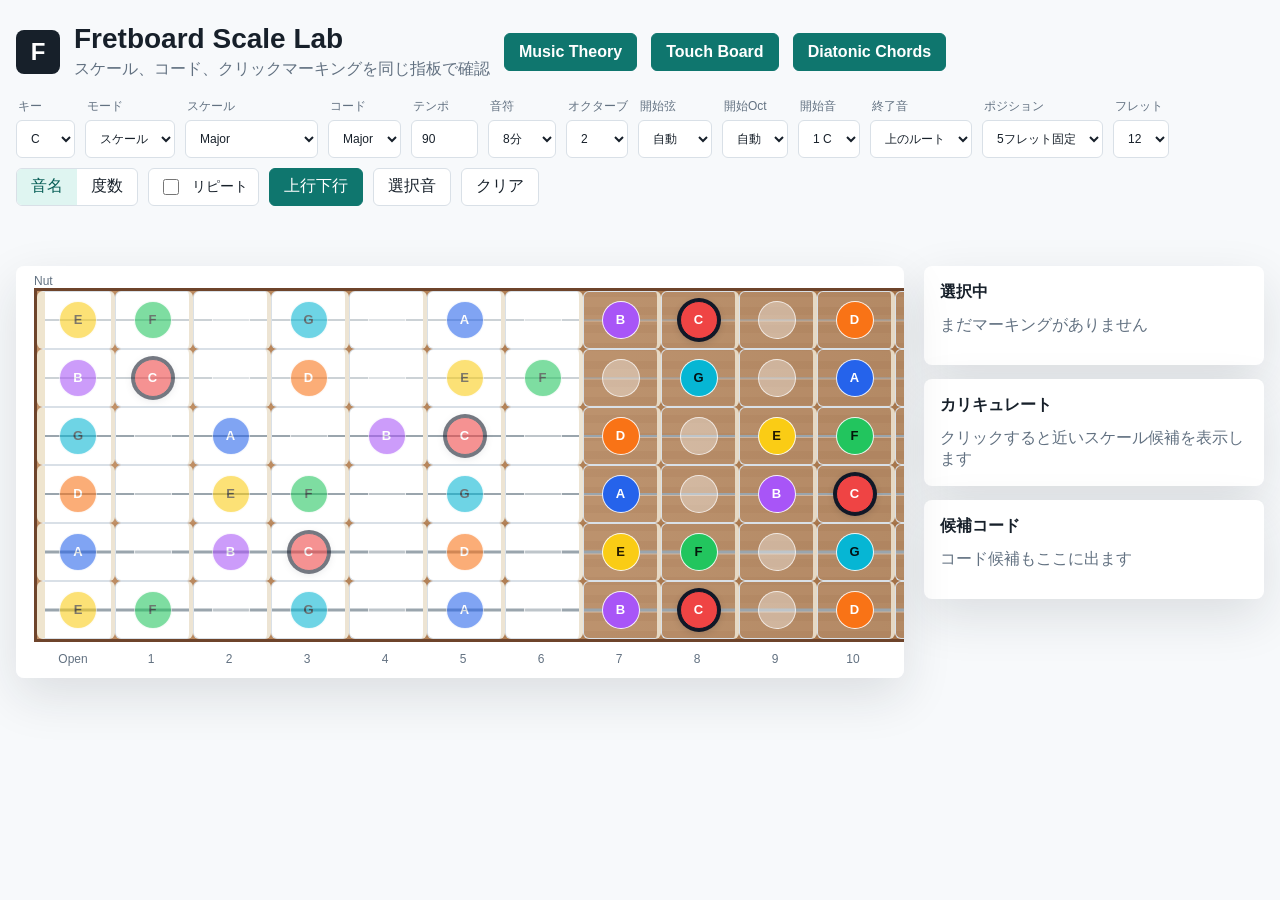
<file: index.html>
<!doctype html>
<html lang="ja">
  <head>
    <meta charset="utf-8" />
    <meta name="viewport" content="width=device-width, initial-scale=1" />
    <title>Fretboard Scale Lab</title>
    <link rel="stylesheet" href="./styles.css" />
  </head>
  <body>
    <main class="app-shell">
      <section class="topbar" aria-label="Controls">
        <div class="brand">
          <span class="brand-mark">F</span>
          <div>
            <h1>Fretboard Scale Lab</h1>
            <p>スケール、コード、クリックマーキングを同じ指板で確認</p>
          </div>
          <a class="nav-button" href="./theory.html">Music Theory</a>
          <a class="nav-button" href="./touchboard.html">Touch Board</a>
          <a class="nav-button" href="./diatonic.html">Diatonic Chords</a>
        </div>

        <div class="controls">
          <label>
            <span>キー</span>
            <select id="keySelect"></select>
          </label>

          <label>
            <span>モード</span>
            <select id="modeSelect">
              <option value="scale">スケール</option>
              <option value="chord">コード</option>
            </select>
          </label>

          <label id="scaleControl">
            <span>スケール</span>
            <select id="scaleSelect"></select>
          </label>

          <label id="chordControl" hidden>
            <span>コード</span>
            <select id="chordSelect"></select>
          </label>

          <label>
            <span>テンポ</span>
            <input id="tempoInput" type="number" min="40" max="220" step="1" value="90" />
          </label>

          <label>
            <span>音符</span>
            <select id="noteValueSelect">
              <option value="1">4分</option>
              <option value="0.5" selected>8分</option>
              <option value="0.333333">3連</option>
              <option value="0.25">16分</option>
            </select>
          </label>

          <label>
            <span>オクターブ</span>
            <select id="octaveSelect">
              <option value="1">1</option>
              <option value="2" selected>2</option>
              <option value="3">3</option>
              <option value="4">4</option>
            </select>
          </label>

          <label>
            <span>開始弦</span>
            <select id="startStringSelect">
              <option value="auto" selected>自動</option>
              <option value="5">6弦 E</option>
              <option value="4">5弦 A</option>
              <option value="3">4弦 D</option>
              <option value="2">3弦 G</option>
              <option value="1">2弦 B</option>
              <option value="0">1弦 E</option>
            </select>
          </label>

          <label>
            <span>開始Oct</span>
            <select id="startOctaveSelect">
              <option value="auto" selected>自動</option>
              <option value="2">2</option>
              <option value="3">3</option>
              <option value="4">4</option>
              <option value="5">5</option>
            </select>
          </label>

          <label>
            <span>開始音</span>
            <select id="startToneSelect"></select>
          </label>

          <label>
            <span>終了音</span>
            <select id="stopToneSelect"></select>
          </label>

          <label>
            <span>ポジション</span>
            <select id="positionModeSelect">
              <option value="box5" selected>5フレット固定</option>
              <option value="box4">4フレット固定</option>
              <option value="free">自由</option>
            </select>
          </label>

          <label>
            <span>フレット</span>
            <select id="fretCountSelect">
              <option value="12" selected>12</option>
              <option value="24">24</option>
            </select>
          </label>

          <div class="segmented" aria-label="Display type">
            <button id="displayNotes" class="active" type="button">音名</button>
            <button id="displayDegrees" type="button">度数</button>
          </div>

          <label class="check-control">
            <input id="repeatToggle" type="checkbox" />
            <span>リピート</span>
          </label>

          <button id="playUpDown" class="primary" type="button">上行下行</button>
          <button id="playMarked" type="button">選択音</button>
          <button id="clearMarks" type="button">クリア</button>
        </div>
        <div id="practiceStatus" class="practice-status" role="status"></div>
      </section>

      <section class="workbench">
        <div class="fretboard-wrap">
          <div class="nut-label">Nut</div>
          <div id="fretboard" class="fretboard" aria-label="Guitar fretboard"></div>
          <div id="fretNumbers" class="fret-numbers"></div>
        </div>

        <aside class="panel">
          <div class="panel-section">
            <h2>選択中</h2>
            <div id="selectedSummary" class="summary empty">まだマーキングがありません</div>
          </div>

          <div class="panel-section">
            <h2>カリキュレート</h2>
            <div id="analysisResults" class="result-list"></div>
          </div>

          <div class="panel-section">
            <h2>候補コード</h2>
            <div id="chordResults" class="result-list compact"></div>
          </div>
        </aside>
      </section>
    </main>

    <script src="./app.js"></script>
  </body>
</html>
</file>
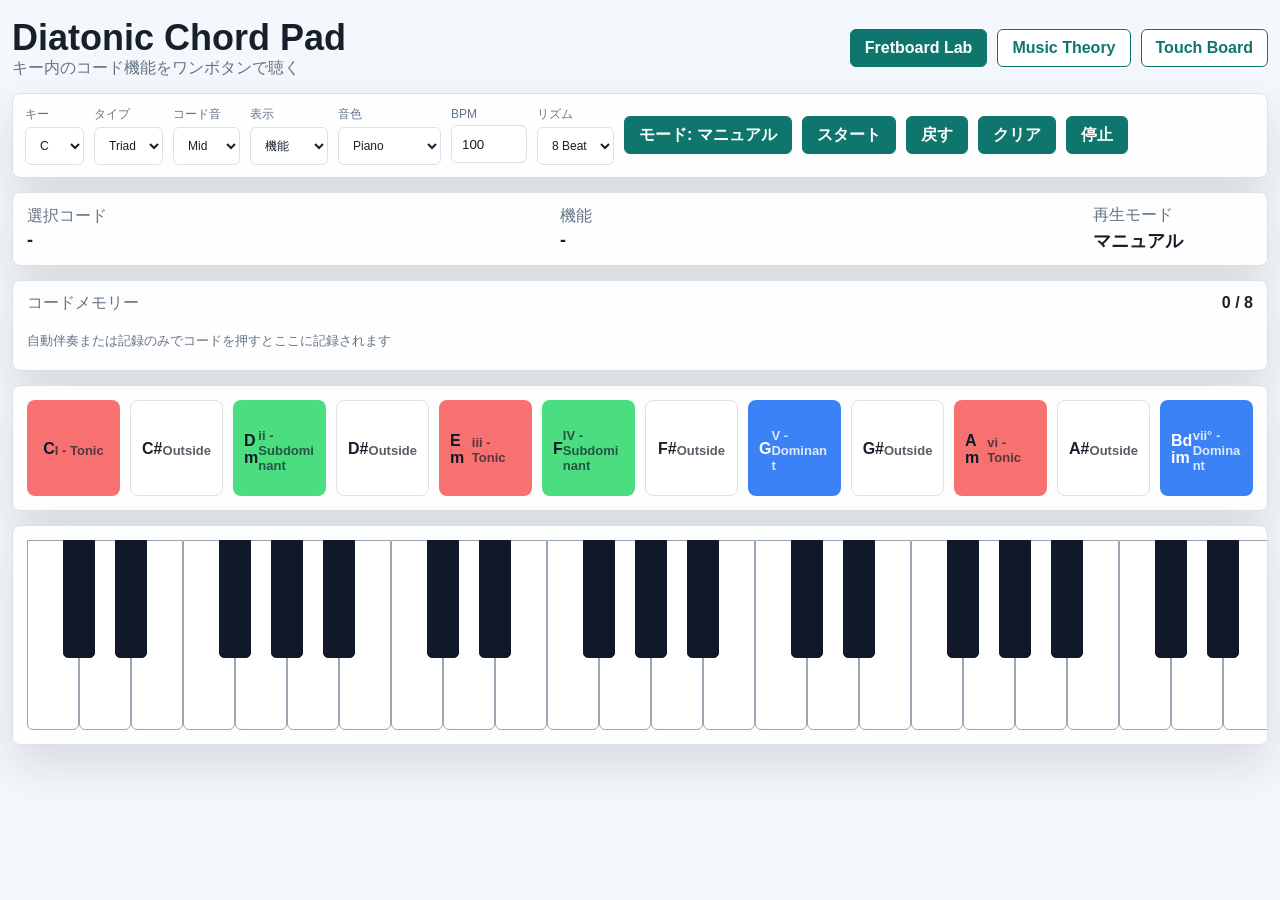
<file: diatonic.html>
<!doctype html>
<html lang="ja">
  <head>
    <meta charset="utf-8" />
    <meta name="viewport" content="width=device-width, initial-scale=1" />
    <title>Diatonic Chord Pad</title>
    <link rel="stylesheet" href="./diatonic.css" />
  </head>
  <body>
    <main class="diatonic-app">
      <header class="app-header">
        <div>
          <h1>Diatonic Chord Pad</h1>
          <p>キー内のコード機能をワンボタンで聴く</p>
        </div>
        <nav class="nav-links" aria-label="pages">
          <a href="./index.html">Fretboard Lab</a>
          <a href="./theory.html">Music Theory</a>
          <a href="./touchboard.html">Touch Board</a>
        </nav>
      </header>

      <section class="control-bar" aria-label="controls">
        <label>
          <span>キー</span>
          <select id="keySelect"></select>
        </label>
        <label>
          <span>タイプ</span>
          <select id="chordTypeSelect">
            <option value="triad" selected>Triad</option>
            <option value="seventh">7th</option>
          </select>
        </label>
        <label>
          <span>コード音</span>
          <select id="octaveSelect">
            <option value="low">Lo</option>
            <option value="mid" selected>Mid</option>
            <option value="high">High</option>
          </select>
        </label>
        <label>
          <span>表示</span>
          <select id="viewSelect">
            <option value="plain">無地</option>
            <option value="quality">コード</option>
            <option value="function" selected>機能</option>
          </select>
        </label>
        <label>
          <span>音色</span>
          <select id="instrumentSelect">
            <option value="piano" selected>Piano</option>
            <option value="guitar">Guitar</option>
            <option value="strings">Strings</option>
            <option value="organ">Organ</option>
            <option value="lead">Lead Synth</option>
          </select>
        </label>
        <label>
          <span>BPM</span>
          <input id="bpmInput" type="number" min="40" max="240" step="1" value="100" />
        </label>
        <label>
          <span>リズム</span>
          <select id="rhythmSelect">
            <option value="4">4 Beat</option>
            <option value="8" selected>8 Beat</option>
            <option value="whole">Whole</option>
            <option value="drone">Drone</option>
          </select>
        </label>
        <button id="autoButton" type="button">モード: マニュアル</button>
        <button id="startButton" type="button">スタート</button>
        <button id="undoMemoryButton" type="button">戻す</button>
        <button id="clearMemoryButton" type="button">クリア</button>
        <button id="stopButton" type="button">停止</button>
      </section>

      <section class="status-panel">
        <div>
          <span>選択コード</span>
          <strong id="currentChord">-</strong>
        </div>
        <div>
          <span>機能</span>
          <strong id="currentFunction">-</strong>
        </div>
        <div>
          <span>再生モード</span>
          <strong id="playMode">リアルタイム</strong>
        </div>
      </section>

      <section class="memory-panel" aria-label="chord memory">
        <div class="memory-heading">
          <span>コードメモリー</span>
          <strong id="memoryCount">0 / 8</strong>
        </div>
        <div id="memoryList" class="memory-list"></div>
      </section>

      <section class="pad-section" aria-label="chord pads">
        <div id="chordPads" class="chord-pads"></div>
      </section>

      <section class="keyboard-section" aria-label="keyboard">
        <div id="keyboard" class="keyboard"></div>
      </section>
    </main>

    <script src="./diatonic.js"></script>
  </body>
</html>
</file>
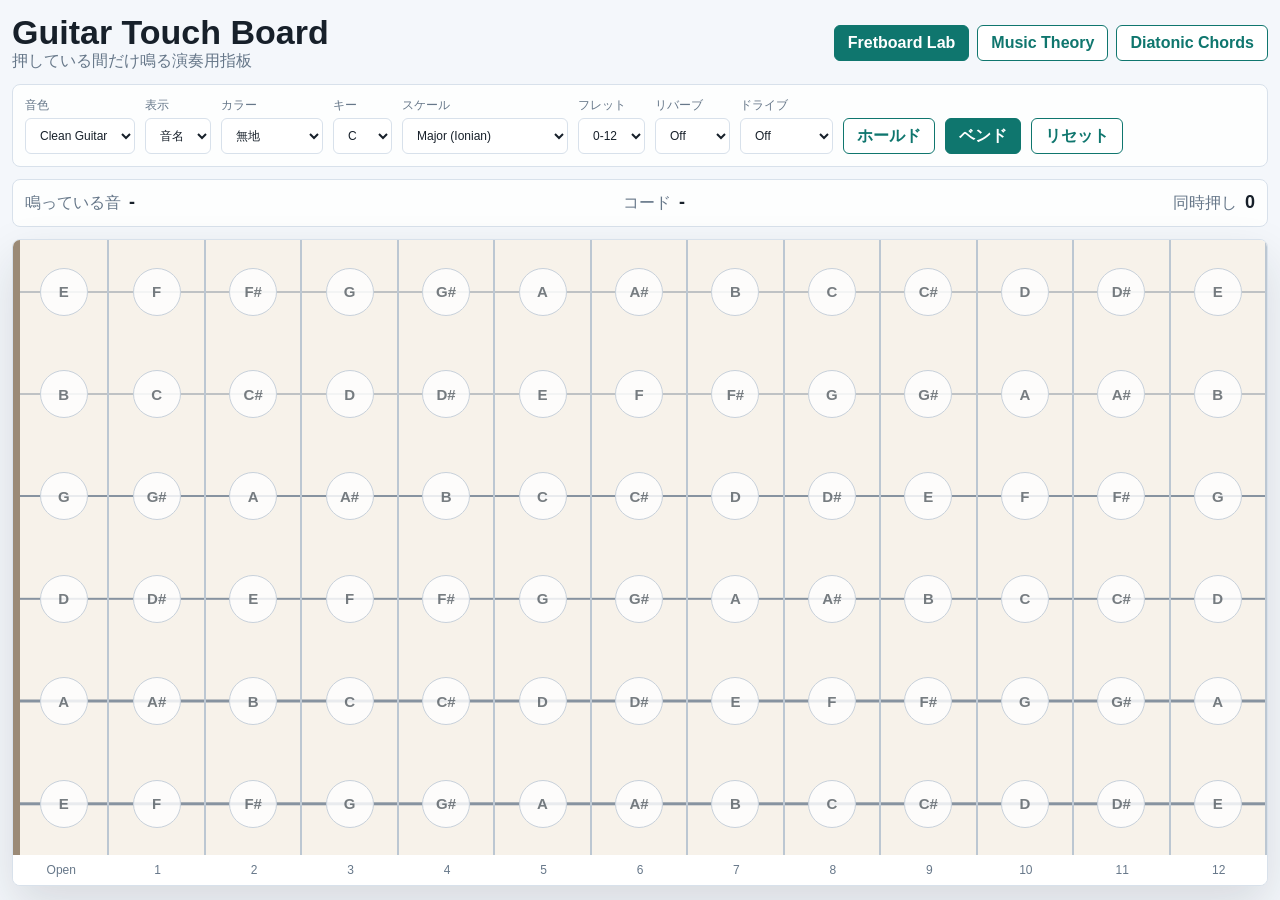
<file: touchboard.html>
<!doctype html>
<html lang="ja">
  <head>
    <meta charset="utf-8" />
    <meta name="viewport" content="width=device-width, initial-scale=1" />
    <title>Guitar Touch Board</title>
    <link rel="stylesheet" href="./touchboard.css" />
  </head>
  <body>
    <main class="touch-app">
      <header class="touch-header">
        <div>
          <h1>Guitar Touch Board</h1>
          <p>押している間だけ鳴る演奏用指板</p>
        </div>
        <nav class="nav-links" aria-label="pages">
          <a href="./index.html">Fretboard Lab</a>
          <a href="./theory.html">Music Theory</a>
          <a href="./diatonic.html">Diatonic Chords</a>
        </nav>
      </header>

      <section class="control-bar" aria-label="controls">
        <label>
          <span>音色</span>
          <select id="toneSelect">
            <option value="clean" selected>Clean Guitar</option>
            <option value="warm">Warm Guitar</option>
            <option value="lead">Lead</option>
          </select>
        </label>
        <label>
          <span>表示</span>
          <select id="labelSelect">
            <option value="notes" selected>音名</option>
            <option value="degrees">度数</option>
          </select>
        </label>
        <label>
          <span>カラー</span>
          <select id="colorSelect">
            <option value="plain" selected>無地</option>
            <option value="key">スケール色</option>
          </select>
        </label>
        <label>
          <span>キー</span>
          <select id="keySelect"></select>
        </label>
        <label>
          <span>スケール</span>
          <select id="scaleSelect"></select>
        </label>
        <label>
          <span>フレット</span>
          <select id="fretSelect">
            <option value="12" selected>0-12</option>
            <option value="15">0-15</option>
            <option value="17">0-17</option>
          </select>
        </label>
        <label>
          <span>リバーブ</span>
          <select id="reverbSelect">
            <option value="0" selected>Off</option>
            <option value="0.18">Room</option>
            <option value="0.34">Hall</option>
          </select>
        </label>
        <label>
          <span>ドライブ</span>
          <select id="driveSelect">
            <option value="0" selected>Off</option>
            <option value="60">Crunch</option>
            <option value="180">Distortion</option>
          </select>
        </label>
        <button id="holdButton" type="button" class="mode-button">ホールド</button>
        <button id="bendButton" type="button" class="mode-button active">ベンド</button>
        <button id="panicButton" type="button" class="mode-button">リセット</button>
      </section>

      <section class="status-row" aria-live="polite">
        <div>
          <span class="status-label">鳴っている音</span>
          <strong id="activeNotes">-</strong>
        </div>
        <div>
          <span class="status-label">コード</span>
          <strong id="chordName">-</strong>
        </div>
        <div>
          <span class="status-label">同時押し</span>
          <strong id="voiceCount">0</strong>
        </div>
      </section>

      <section class="board-wrap">
        <div id="touchBoard" class="touch-board" aria-label="Playable guitar fretboard"></div>
        <div id="fretNumbers" class="fret-numbers" aria-hidden="true"></div>
      </section>
    </main>

    <script src="./touchboard.js"></script>
  </body>
</html>
</file>
<file: styles.css>
:root {
  color-scheme: light;
  --ink: #17202a;
  --muted: #627181;
  --line: #d9e0e7;
  --surface: #f7f9fb;
  --panel: #ffffff;
  --wood: #b98150;
  --wood-dark: #6e442b;
  --string: #9aa5ad;
  --accent: #0f766e;
  --accent-2: #b91c1c;
  --gold: #f3b73f;
  --blue: #2563eb;
  --note-color: #e7fff9;
  --note-ink: #17202a;
  --shadow: 0 18px 50px rgba(23, 32, 42, 0.12);
}

* {
  box-sizing: border-box;
}

body {
  margin: 0;
  min-height: 100vh;
  background: var(--surface);
  color: var(--ink);
  font-family:
    "Segoe UI",
    "Hiragino Kaku Gothic ProN",
    "Yu Gothic UI",
    sans-serif;
}

button,
input,
select {
  font: inherit;
}

button,
select,
input {
  border: 1px solid var(--line);
  background: #fff;
  color: var(--ink);
  border-radius: 6px;
}

button {
  min-height: 38px;
  padding: 0 14px;
  cursor: pointer;
}

button:hover {
  border-color: #9fb1c0;
}

button.primary {
  border-color: var(--accent);
  background: var(--accent);
  color: #fff;
}

select,
input {
  min-height: 38px;
  padding: 0 10px;
}

.app-shell {
  width: min(1500px, calc(100vw - 32px));
  margin: 0 auto;
  padding: 24px 0 32px;
}

.topbar {
  display: grid;
  gap: 18px;
  align-items: start;
  margin-bottom: 20px;
}

.brand {
  display: flex;
  gap: 14px;
  align-items: center;
  flex-wrap: wrap;
}

.brand-mark {
  display: grid;
  place-items: center;
  width: 44px;
  height: 44px;
  border-radius: 8px;
  background: var(--ink);
  color: #fff;
  font-size: 24px;
  font-weight: 800;
}

h1,
h2,
p {
  margin: 0;
}

h1 {
  font-size: 28px;
  line-height: 1.1;
}

.brand p {
  margin-top: 4px;
  color: var(--muted);
}

.nav-button {
  display: inline-flex;
  align-items: center;
  justify-content: center;
  min-height: 38px;
  padding: 0 14px;
  border: 1px solid var(--accent);
  border-radius: 6px;
  background: var(--accent);
  color: #fff;
  font-weight: 700;
  text-decoration: none;
}

.controls {
  display: flex;
  flex-wrap: wrap;
  gap: 10px;
  align-items: end;
}

.controls label {
  display: grid;
  gap: 5px;
  color: var(--muted);
  font-size: 12px;
}

.controls label span {
  padding-left: 2px;
}

.controls .check-control {
  grid-auto-flow: column;
  gap: 8px;
  align-items: center;
  min-height: 38px;
  padding: 0 10px;
  border: 1px solid var(--line);
  border-radius: 6px;
  background: #fff;
  color: var(--ink);
  font-size: 14px;
}

.check-control input {
  width: 16px;
  height: 16px;
  min-height: 0;
  padding: 0;
  accent-color: var(--accent);
}

.practice-status {
  min-height: 22px;
  color: var(--muted);
  font-size: 13px;
}

.practice-status.warning {
  color: var(--accent-2);
  font-weight: 700;
}

.segmented {
  display: flex;
  min-height: 38px;
  border: 1px solid var(--line);
  border-radius: 6px;
  overflow: hidden;
  background: #fff;
}

.segmented button {
  min-height: 36px;
  border: 0;
  border-radius: 0;
  background: transparent;
}

.segmented button.active {
  background: #dff5f1;
  color: #075e56;
}

.workbench {
  display: grid;
  grid-template-columns: minmax(0, 1fr) 340px;
  gap: 20px;
  align-items: start;
}

.fretboard-wrap {
  position: relative;
  overflow-x: auto;
  padding: 22px 18px 12px;
  border-radius: 8px;
  background: var(--panel);
  box-shadow: var(--shadow);
}

.nut-label {
  position: absolute;
  top: 8px;
  left: 18px;
  color: var(--muted);
  font-size: 12px;
}

.fretboard {
  display: grid;
  grid-template-rows: repeat(6, 58px);
  grid-template-columns: repeat(var(--fret-columns, 13), 78px);
  min-width: calc(var(--fret-columns, 13) * 78px);
  border: 3px solid var(--wood-dark);
  background:
    linear-gradient(90deg, rgba(255, 255, 255, 0.15), rgba(0, 0, 0, 0.12)),
    repeating-linear-gradient(0deg, #b47b4a 0 8px, var(--wood) 8px 18px);
}

.position {
  position: relative;
  display: grid;
  place-items: center;
  min-width: 78px;
  min-height: 58px;
  border-right: 4px solid rgba(236, 226, 207, 0.9);
  isolation: isolate;
}

.position.open {
  border-left: 8px solid #efe5cf;
}

.position::before {
  content: "";
  position: absolute;
  left: 0;
  right: 0;
  top: 50%;
  height: 2px;
  transform: translateY(-50%);
  background: var(--string);
  box-shadow: 0 1px 0 rgba(255, 255, 255, 0.35);
  z-index: 0;
}

.position.string-0::before,
.position.string-1::before {
  height: 1px;
}

.position.string-4::before,
.position.string-5::before {
  height: 3px;
}

.note-dot {
  position: relative;
  z-index: 1;
  display: grid;
  place-items: center;
  width: 38px;
  height: 38px;
  border-radius: 50%;
  border: 1px solid rgba(255, 255, 255, 0.7);
  background: rgba(255, 255, 255, 0.36);
  color: rgba(23, 32, 42, 0.52);
  font-size: 13px;
  font-weight: 700;
  user-select: none;
}

.position.in-pattern .note-dot {
  background: var(--note-color);
  color: var(--note-ink);
  border-color: rgba(255, 255, 255, 0.9);
}

.position.in-box {
  background: rgba(255, 255, 255, 0.14);
}

.fretboard.position-limited .position.in-pattern:not(.in-box) .note-dot {
  opacity: 0.58;
}

.position.root .note-dot {
  background: var(--note-color);
  color: var(--note-ink);
  border-color: #111827;
  box-shadow:
    0 0 0 3px #111827,
    0 2px 8px rgba(17, 24, 39, 0.28);
}

.position.marked .note-dot {
  background: var(--note-color);
  color: var(--note-ink);
  border-color: #fff;
  box-shadow:
    0 0 0 3px var(--accent-2),
    0 2px 8px rgba(185, 28, 28, 0.24);
}

.position.marked.root .note-dot {
  box-shadow:
    0 0 0 3px var(--accent-2),
    0 0 0 6px #111827,
    0 2px 10px rgba(17, 24, 39, 0.28);
}

.position.accidental .note-dot {
  background-image: linear-gradient(145deg, rgba(255, 255, 255, 0.2), rgba(0, 0, 0, 0.06));
}

.position.playing .note-dot {
  opacity: 1;
  filter: brightness(1.24) saturate(1.25);
  transform: scale(1.12);
  box-shadow:
    0 0 0 4px rgba(255, 255, 255, 0.95),
    0 0 24px 8px var(--note-color),
    0 4px 14px rgba(23, 32, 42, 0.32);
}

.position.root.playing .note-dot {
  box-shadow:
    0 0 0 3px #111827,
    0 0 0 7px rgba(255, 255, 255, 0.95),
    0 0 26px 9px var(--note-color),
    0 4px 14px rgba(23, 32, 42, 0.32);
}

.fret-numbers {
  display: grid;
  grid-template-columns: repeat(var(--fret-columns, 13), 78px);
  min-width: calc(var(--fret-columns, 13) * 78px);
  margin-top: 10px;
  color: var(--muted);
  text-align: center;
  font-size: 12px;
}

.panel {
  display: grid;
  gap: 14px;
}

.panel-section {
  border-radius: 8px;
  background: var(--panel);
  padding: 16px;
  box-shadow: var(--shadow);
}

.panel-section h2 {
  margin-bottom: 12px;
  font-size: 16px;
}

.summary {
  display: flex;
  flex-wrap: wrap;
  gap: 8px;
  min-height: 34px;
}

.summary.empty {
  display: block;
  color: var(--muted);
}

.pill {
  display: inline-flex;
  align-items: center;
  min-height: 28px;
  padding: 0 10px;
  border-radius: 999px;
  background: var(--note-color, #edf2f6);
  color: var(--note-ink, var(--ink));
  font-weight: 700;
}

.result-list {
  display: grid;
  gap: 8px;
}

.result {
  display: grid;
  gap: 6px;
  padding: 10px;
  border: 1px solid var(--line);
  border-radius: 8px;
  background: #fbfcfd;
}

.result strong {
  font-size: 14px;
}

.meter {
  height: 7px;
  overflow: hidden;
  border-radius: 999px;
  background: #e8eef3;
}

.meter span {
  display: block;
  height: 100%;
  border-radius: inherit;
  background: var(--blue);
}

.result small {
  color: var(--muted);
}

.compact .result {
  grid-template-columns: 1fr auto;
  align-items: center;
}

@media (max-width: 980px) {
  .app-shell {
    width: min(100vw - 18px, 1500px);
    padding-top: 14px;
  }

  .workbench {
    grid-template-columns: 1fr;
  }

  h1 {
    font-size: 23px;
  }
}
</file>
<file: diatonic.css>
:root {
  color-scheme: light;
  --bg: #f4f7fb;
  --paper: #ffffff;
  --ink: #17202a;
  --muted: #657487;
  --line: #d8e1eb;
  --accent: #0f766e;
  --outside: #ffffff;
  --major: #facc15;
  --minor: #38bdf8;
  --dominant: #fb923c;
  --diminished: #c084fc;
  --tonic: #ef4444;
  --subdominant: #22c55e;
  --dominant-fn: #3b82f6;
  --shadow: 0 20px 48px rgba(23, 32, 42, 0.13);
}

* {
  box-sizing: border-box;
}

body {
  margin: 0;
  min-height: 100vh;
  background: var(--bg);
  color: var(--ink);
  font-family:
    "Segoe UI",
    "Hiragino Kaku Gothic ProN",
    "Yu Gothic UI",
    sans-serif;
  -webkit-touch-callout: none;
  -webkit-user-select: none;
  user-select: none;
}

button,
select {
  font: inherit;
}

.diatonic-app {
  display: grid;
  gap: 14px;
  width: min(1420px, calc(100vw - 24px));
  margin: 0 auto;
  padding: 18px 0 30px;
}

.app-header {
  display: flex;
  gap: 16px;
  align-items: center;
  justify-content: space-between;
}

h1,
p {
  margin: 0;
}

h1 {
  font-size: clamp(24px, 3vw, 36px);
  line-height: 1.1;
}

p,
.status-panel span {
  color: var(--muted);
}

.nav-links,
.control-bar,
.status-panel {
  display: flex;
  flex-wrap: wrap;
  gap: 10px;
  align-items: center;
}

.nav-links a,
button {
  display: inline-flex;
  align-items: center;
  justify-content: center;
  min-height: 38px;
  padding: 0 14px;
  border: 1px solid var(--accent);
  border-radius: 6px;
  background: var(--paper);
  color: var(--accent);
  font-weight: 750;
  text-decoration: none;
  cursor: pointer;
}

.nav-links a:first-child,
button {
  background: var(--accent);
  color: #fff;
}

.control-bar button.active {
  box-shadow:
    0 0 0 3px #111827,
    0 0 18px rgba(15, 118, 110, 0.35);
}

.control-bar,
.status-panel,
.memory-panel,
.pad-section,
.keyboard-section {
  border: 1px solid var(--line);
  border-radius: 8px;
  background: rgba(255, 255, 255, 0.9);
  box-shadow: var(--shadow);
}

.control-bar {
  padding: 12px;
}

.control-bar label {
  display: grid;
  gap: 4px;
  color: var(--muted);
  font-size: 12px;
}

select {
  min-height: 38px;
  padding: 0 10px;
  border: 1px solid var(--line);
  border-radius: 6px;
  background: #fff;
  color: var(--ink);
}

input {
  width: 76px;
  min-height: 38px;
  padding: 0 10px;
  border: 1px solid var(--line);
  border-radius: 6px;
  background: #fff;
  color: var(--ink);
}

.status-panel {
  justify-content: space-between;
  padding: 12px 14px;
}

.status-panel > div {
  display: grid;
  gap: 3px;
  min-width: 160px;
}

.status-panel strong {
  font-size: 18px;
}

.memory-panel {
  display: grid;
  gap: 10px;
  padding: 12px 14px;
}

.memory-heading {
  display: flex;
  justify-content: space-between;
  gap: 10px;
  align-items: baseline;
  color: var(--muted);
}

.memory-heading strong {
  color: var(--ink);
}

.memory-list {
  display: flex;
  flex-wrap: wrap;
  gap: 8px;
  min-height: 34px;
  align-items: center;
}

.memory-chip {
  display: inline-flex;
  align-items: center;
  min-height: 30px;
  padding: 0 10px;
  border: 1px solid var(--line);
  border-radius: 999px;
  background: #fff;
  color: var(--ink);
  font-size: 13px;
  font-weight: 800;
}

.memory-chip.active {
  border-color: #111827;
  background: var(--accent);
  color: #fff;
}

.memory-empty {
  color: var(--muted);
  font-size: 13px;
}

.pad-section {
  padding: 14px;
}

.chord-pads {
  display: grid;
  grid-template-columns: repeat(12, minmax(88px, 1fr));
  gap: 10px;
}

.chord-pad {
  min-width: 0;
  min-height: 96px;
  padding: 10px;
  border: 1.5px solid var(--line);
  border-radius: 8px;
  background: var(--outside);
  color: var(--ink);
  box-shadow: none;
  cursor: pointer;
  overflow: hidden;
  text-align: left;
  user-select: none;
  -webkit-user-select: none;
  -webkit-touch-callout: none;
  -webkit-tap-highlight-color: transparent;
  touch-action: none;
}

.chord-pad.diatonic {
  border-color: transparent;
  color: #111827;
}

.chord-pad.quality-major {
  background: var(--major);
}

.chord-pad.quality-minor {
  background: var(--minor);
}

.chord-pad.quality-dominant {
  background: var(--dominant);
}

.chord-pad.quality-diminished {
  background: var(--diminished);
}

.chord-pad.function-tonic {
  background: #f87171;
}

.chord-pad.function-subdominant {
  background: #4ade80;
}

.chord-pad.function-dominant {
  background: #3b82f6;
  color: #fff;
}

.chord-pad.playing,
.chord-pad.auto-playing {
  transform: translateY(-2px);
  box-shadow:
    0 0 0 3px #111827,
    0 16px 28px rgba(23, 32, 42, 0.18);
}

.pad-roman {
  display: block;
  font-size: 19px;
  font-weight: 900;
  line-height: 1.05;
  overflow-wrap: anywhere;
}

.pad-chord {
  display: block;
  margin-top: 4px;
  font-size: 16px;
  font-weight: 850;
  line-height: 1.05;
  overflow-wrap: anywhere;
}

.pad-function,
.pad-notes {
  display: block;
  margin-top: 7px;
  color: rgba(23, 32, 42, 0.72);
  font-size: 13px;
  font-weight: 750;
  line-height: 1.15;
  overflow-wrap: anywhere;
}

.function-dominant .pad-function,
.function-dominant .pad-notes {
  color: rgba(255, 255, 255, 0.82);
}

.keyboard-section {
  padding: 14px;
  overflow-x: auto;
}

.keyboard {
  position: relative;
  height: 190px;
  min-width: 1456px;
}

.white-key,
.black-key {
  position: absolute;
  display: grid;
  align-items: end;
  justify-items: center;
  border: 1px solid #9aa7b2;
  user-select: none;
  cursor: pointer;
  touch-action: none;
  -webkit-tap-highlight-color: transparent;
}

.white-key {
  top: 0;
  width: 52px;
  height: 190px;
  border-radius: 0 0 6px 6px;
  background: #fff;
  padding-bottom: 10px;
}

.black-key {
  top: 0;
  z-index: 2;
  width: 32px;
  height: 118px;
  border-color: #111827;
  border-radius: 0 0 5px 5px;
  background: #111827;
  color: #fff;
  padding-bottom: 8px;
}

.key-label {
  display: grid;
  place-items: center;
  width: 30px;
  height: 30px;
  border-radius: 50%;
  background: transparent;
  color: transparent;
  font-size: 11px;
  font-weight: 850;
}

.white-key.active .key-label,
.black-key.active .key-label {
  background: var(--accent);
  color: #fff;
  box-shadow:
    0 0 0 3px #111827,
    0 0 20px 7px rgba(15, 118, 110, 0.45);
}

@media (max-width: 900px) {
  .diatonic-app {
    width: min(100vw - 14px, 1420px);
    padding: 10px 0 20px;
  }

  .app-header {
    align-items: flex-start;
  }

  .app-header p {
    display: none;
  }

  .chord-pads {
    grid-template-columns: repeat(3, minmax(0, 1fr));
    gap: 8px;
  }

  .chord-pad {
    min-height: 88px;
    padding: 8px;
  }

  .pad-roman {
    font-size: 18px;
  }

  .pad-chord {
    font-size: 14px;
  }

  .pad-function,
  .pad-notes {
    font-size: 11px;
  }
}
</file>
<file: touchboard.css>
:root {
  color-scheme: light;
  --bg: #f4f7fb;
  --paper: #ffffff;
  --ink: #17202a;
  --muted: #667789;
  --line: #d8e1eb;
  --accent: #0f766e;
  --wood: #f7f2ea;
  --fret: #bcc7d2;
  --string: #8793a0;
  --note: #ef4444;
  --note-ink: #ffffff;
  --shadow: 0 20px 48px rgba(23, 32, 42, 0.13);
}

* {
  box-sizing: border-box;
}

html,
body {
  margin: 0;
  min-height: 100%;
  overflow: hidden;
}

body {
  background: var(--bg);
  color: var(--ink);
  font-family:
    "Segoe UI",
    "Hiragino Kaku Gothic ProN",
    "Yu Gothic UI",
    sans-serif;
  -webkit-touch-callout: none;
  -webkit-user-select: none;
  user-select: none;
}

button,
select {
  font: inherit;
}

.touch-app {
  display: grid;
  grid-template-rows: auto auto auto minmax(0, 1fr);
  gap: 12px;
  width: min(1500px, calc(100vw - 24px));
  height: 100svh;
  margin: 0 auto;
  padding: 14px 0;
}

.touch-header {
  display: flex;
  gap: 16px;
  align-items: center;
  justify-content: space-between;
}

h1,
p {
  margin: 0;
}

h1 {
  font-size: clamp(22px, 3vw, 34px);
  line-height: 1.1;
}

p,
.status-label {
  color: var(--muted);
}

.nav-links {
  display: flex;
  flex-wrap: wrap;
  gap: 8px;
}

.nav-links a,
.mode-button {
  display: inline-flex;
  align-items: center;
  justify-content: center;
  min-height: 36px;
  padding: 0 13px;
  border: 1px solid var(--accent);
  border-radius: 6px;
  background: var(--paper);
  color: var(--accent);
  font-weight: 750;
  text-decoration: none;
}

.mode-button.active,
.nav-links a:first-child {
  background: var(--accent);
  color: #fff;
}

.control-bar,
.status-row {
  display: flex;
  flex-wrap: wrap;
  gap: 10px;
  align-items: end;
  padding: 12px;
  border: 1px solid var(--line);
  border-radius: 8px;
  background: rgba(255, 255, 255, 0.86);
}

.control-bar label {
  display: grid;
  gap: 4px;
  color: var(--muted);
  font-size: 12px;
}

select {
  min-height: 36px;
  padding: 0 10px;
  border: 1px solid var(--line);
  border-radius: 6px;
  background: #fff;
  color: var(--ink);
}

.status-row {
  justify-content: space-between;
  align-items: center;
  min-width: 0;
}

.status-row > div {
  display: flex;
  gap: 8px;
  align-items: baseline;
  min-width: 0;
}

.status-row strong {
  max-width: min(62vw, 760px);
  overflow: hidden;
  font-size: 18px;
  text-overflow: ellipsis;
  white-space: nowrap;
}

.board-wrap {
  min-height: 0;
  overflow: hidden;
  border: 1px solid var(--line);
  border-radius: 8px;
  background: var(--paper);
  box-shadow: var(--shadow);
}

.touch-board {
  display: grid;
  grid-template-rows: repeat(6, 1fr);
  height: calc(100% - 30px);
  min-height: 310px;
  background: var(--wood);
  touch-action: none;
  user-select: none;
  -webkit-touch-callout: none;
  -webkit-user-select: none;
}

.touch-pad {
  position: relative;
  display: grid;
  place-items: center;
  min-width: 0;
  min-height: 0;
  border: 0;
  border-right: 2px solid var(--fret);
  background: transparent;
  color: var(--note-ink);
  cursor: pointer;
  user-select: none;
  -webkit-user-select: none;
  -webkit-touch-callout: none;
  -webkit-tap-highlight-color: transparent;
  touch-action: none;
}

.touch-pad.open {
  border-left: 7px solid #9b8a76;
}

.touch-pad::before {
  content: "";
  position: absolute;
  inset-inline: 0;
  top: 50%;
  height: var(--string-width, 2px);
  transform: translateY(-50%);
  background: var(--string);
  pointer-events: none;
}

.touch-pad .note-pill {
  position: relative;
  z-index: 1;
  display: grid;
  place-items: center;
  width: clamp(32px, 4.2vw, 48px);
  height: clamp(32px, 4.2vw, 48px);
  border: 1.5px solid #c8d1db;
  border-radius: 50%;
  background: rgba(255, 255, 255, 0.82);
  color: rgba(23, 32, 42, 0.58);
  font-size: clamp(11px, 1.4vw, 15px);
  font-weight: 850;
  pointer-events: none;
}

.touch-pad.key-colored .note-pill {
  border-color: rgba(255, 255, 255, 0.9);
  background: var(--note);
  color: var(--note-ink);
}

.touch-pad.key-colored.root .note-pill {
  box-shadow: 0 0 0 3px #111827;
}

.touch-pad.active .note-pill {
  border-color: #111827;
  background: var(--note);
  color: var(--note-ink);
  transform: translateX(var(--bend-x, 0)) scale(1.13);
  box-shadow:
    0 0 0 4px #111827,
    0 0 24px 8px var(--note);
}

.fret-numbers {
  display: grid;
  height: 30px;
  align-items: center;
  background: #fff;
  color: var(--muted);
  font-size: 12px;
  text-align: center;
}

@media (max-width: 760px), (max-height: 620px) {
  .touch-app {
    gap: 8px;
    width: min(100vw - 12px, 1500px);
    padding: 8px 0;
  }

  .touch-header {
    align-items: start;
  }

  .touch-header p {
    display: none;
  }

  .control-bar {
    gap: 6px;
    padding: 8px;
  }

  .control-bar label {
    font-size: 11px;
  }

  select,
  .nav-links a,
  .mode-button {
    min-height: 32px;
  }

  .status-row {
    padding: 8px;
  }
}

@media (orientation: portrait) and (max-width: 760px) {
  body {
    overflow: hidden;
  }

  .board-wrap {
    overflow-x: auto;
    overflow-y: hidden;
  }

  .touch-board,
  .fret-numbers {
    min-width: calc(var(--columns) * 58px);
  }

  .touch-board {
    min-height: 360px;
  }
}

@media (orientation: landscape) and (max-height: 620px) {
  .touch-app {
    grid-template-rows: auto auto minmax(0, 1fr);
    gap: 6px;
    width: min(100vw - 10px, 1500px);
    padding: 6px 0;
  }

  .touch-header {
    gap: 8px;
  }

  .touch-header p,
  .status-row {
    display: none;
  }

  h1 {
    font-size: 18px;
  }

  .nav-links {
    gap: 6px;
  }

  .nav-links a {
    min-height: 28px;
    padding: 0 9px;
    font-size: 12px;
  }

  .control-bar {
    gap: 6px;
    padding: 6px;
  }

  .control-bar label {
    grid-template-columns: auto auto;
    align-items: center;
    gap: 5px;
    font-size: 11px;
  }

  select {
    min-height: 28px;
    padding: 0 7px;
    font-size: 12px;
  }

  .touch-board {
    height: calc(100% - 24px);
    min-height: 0;
  }

  .fret-numbers {
    height: 24px;
    font-size: 11px;
  }

  .touch-pad .note-pill {
    width: clamp(28px, 5.2vh, 40px);
    height: clamp(28px, 5.2vh, 40px);
    font-size: 11px;
  }
}
</file>
